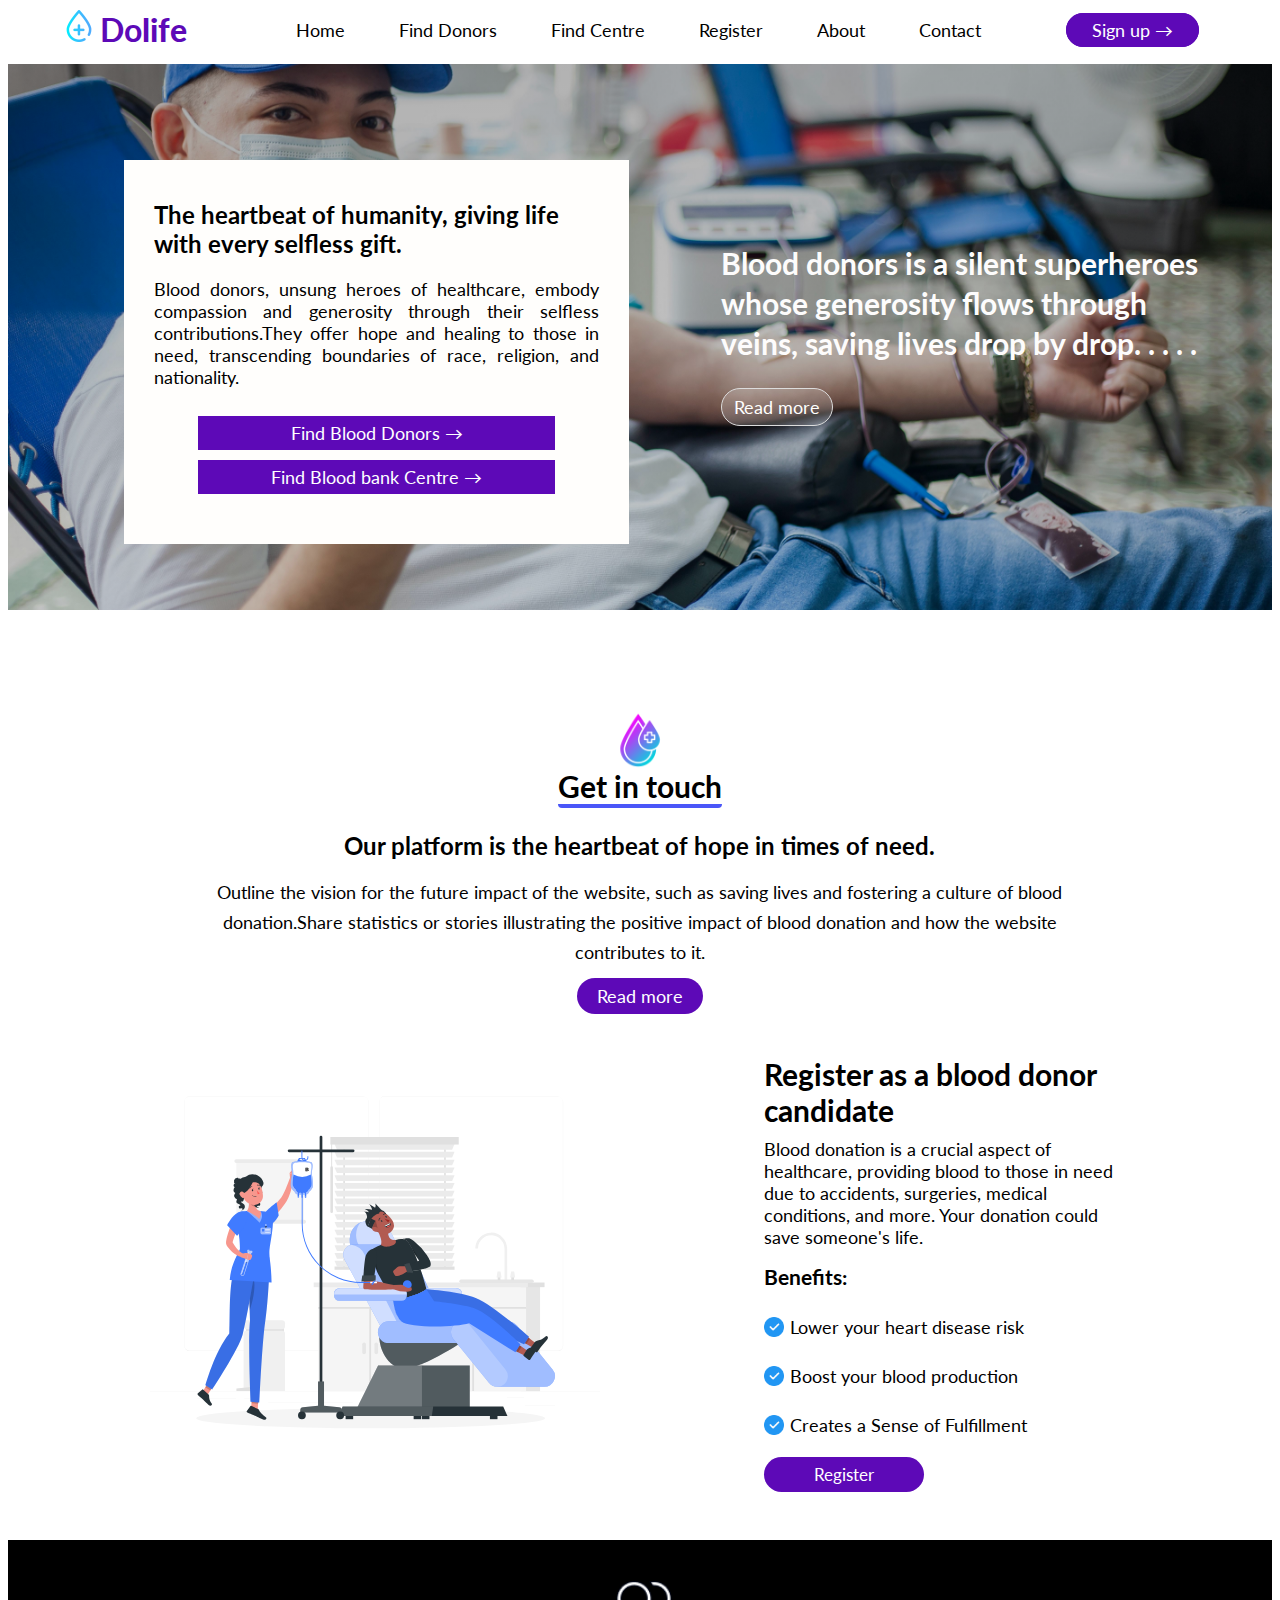
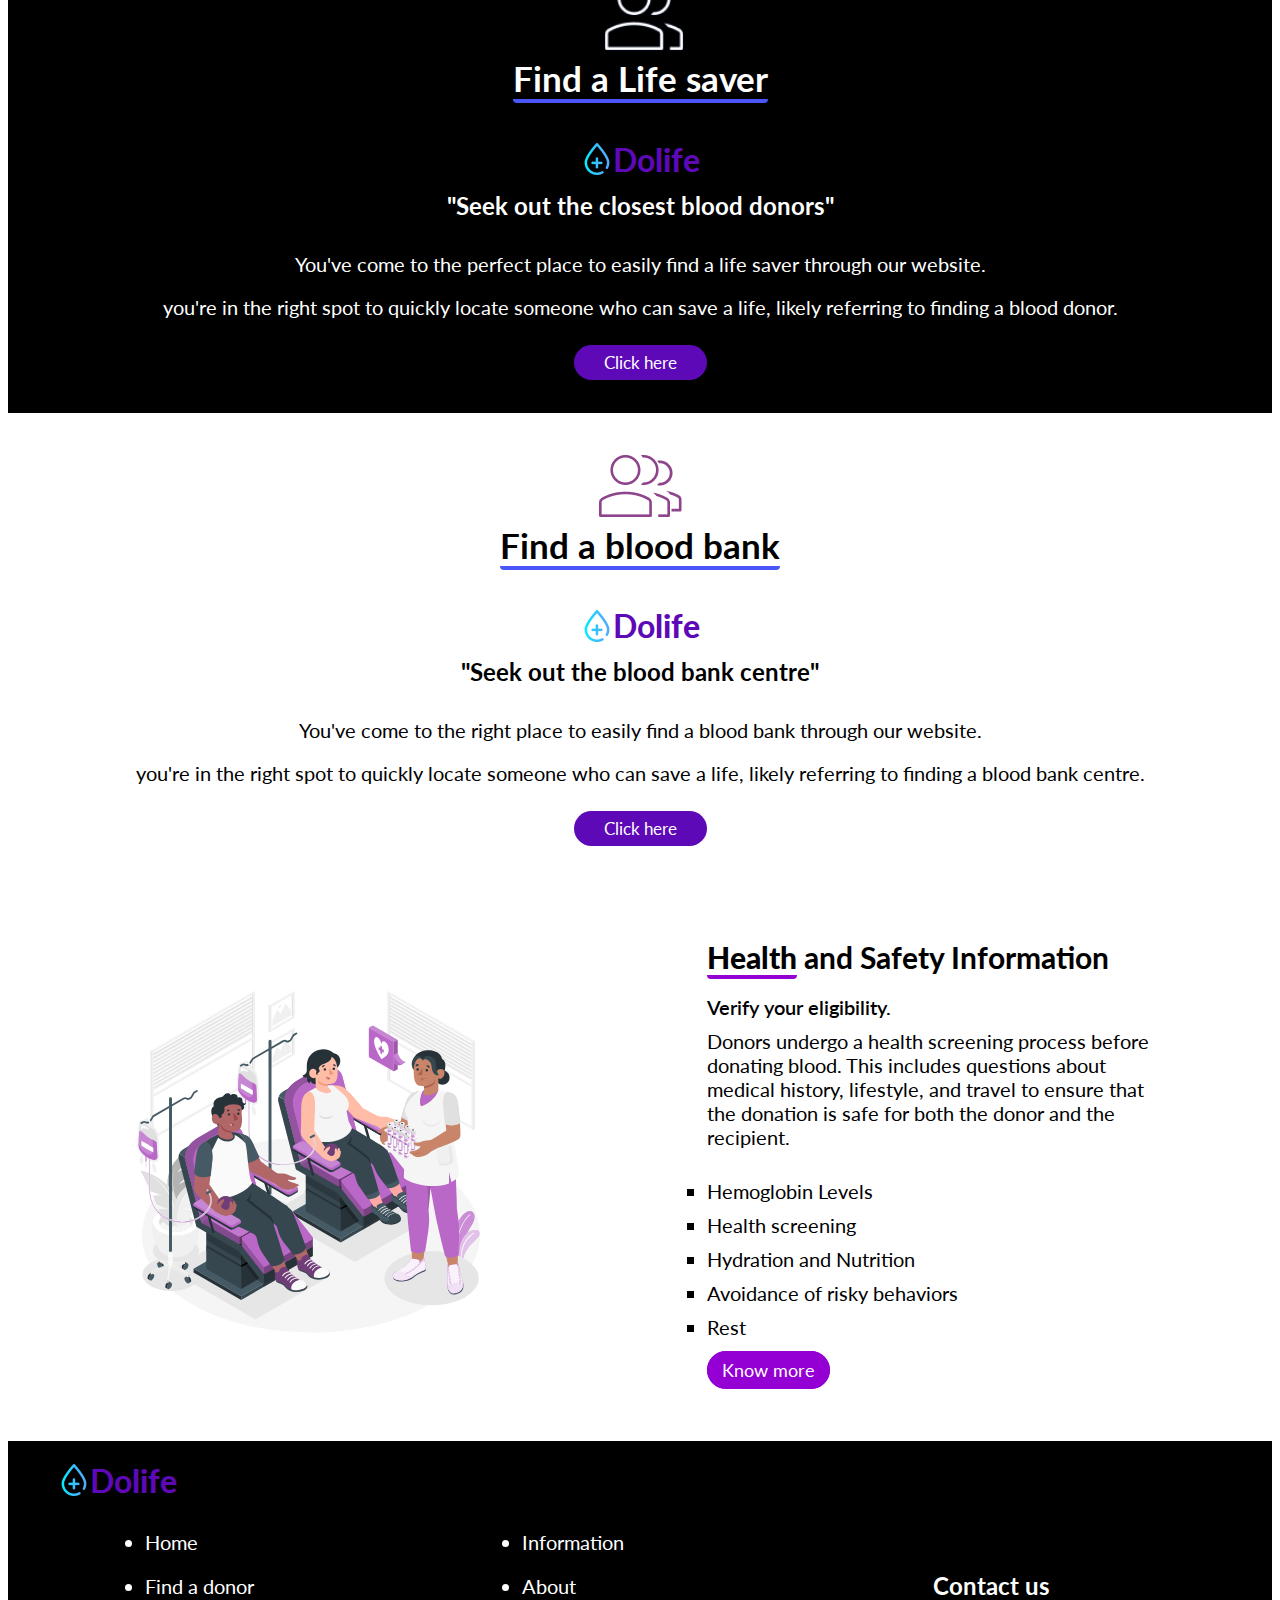
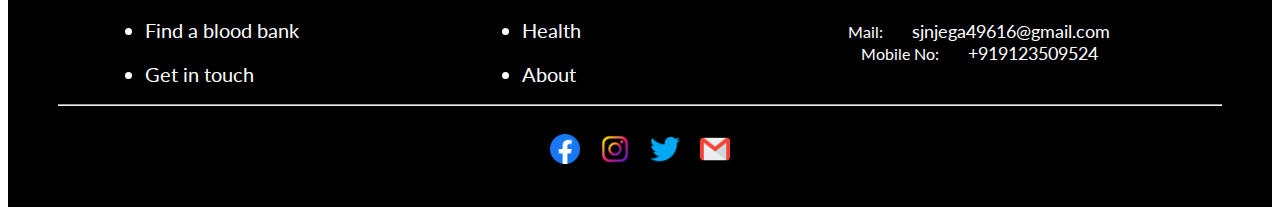
<file: index.html>
<!DOCTYPE html>
<html lang="en">
<head>
    <meta charset="UTF-8">
    <meta name="viewport" content="width=device-width, initial-scale=1.0">
    <link rel="stylesheet" href="style.css" type="text/css">
    <link rel="preconnect" href="https://fonts.googleapis.com">
<link rel="preconnect" href="https://fonts.gstatic.com" crossorigin>
<link href="https://fonts.googleapis.com/css2?family=Lato:ital,wght@0,100;0,300;0,400;0,700;0,900;1,100;1,300;1,400;1,700;1,900&family=Work+Sans:ital,wght@0,100..900;1,100..900&display=swap" rel="stylesheet">
    <title>Do-life</title>
</head>
<body>
    <header>
        <div class="container">
            <div class="row">
                <div class="logo">
                    <a href="">
                    <img src="assets/blood-drop.png" alt="" width="32px">
                    <b class="head">Do<b class="head_1">life</b>
                </a>
                </b>
                </div>
                <div class="anchor_1">
                    <a href="#">Home</a>
                    <a href="#">Find Donors</a>
                    <a href="#">Find Centre</a>
                    <a href="#">Register</a>
                    <a href="#">About</a>
                    <a href="#">Contact</a>
                </div>
                <div>
                    <a class="signup" href="signup.html">Sign up &rarr;</a>
                </div>
                <div>
                    <img id="menu" onclick="openSlideBar()" src="assets/menu (2).png" alt="" width="23px">
                </div>
                <div id="dropdown-menu">
                    <img id="close-mobile" onclick="closeSlideBar()"  src="assets/cross-mark.png" alt="" width="23px">
                    <div id="anchor-mobile">
                    <li><a href="#">Home</a></li>
                    <li><a href="#">Find donors</a></li>
                    <li><a href="#">Find centre</a></li>
                    <li><a href="#">Register</a></li>
                    <li><a href="#">About</a></li>
                    <li><a href="#">Contact</a></li>
                    </div>
                </div>
            </div>
        </div>
    </header>
    <section id="sec_1">
        <div class="container">
            <div class="row_1">
                <div class="num_1">
                    <div>
                        <h2>The heartbeat of humanity, giving life with every selfless gift.</h2>
                    </div>
                    <div>
                        <p>Blood donors, unsung heroes of healthcare, embody compassion and generosity through their selfless contributions.They offer hope and healing to those in need, transcending boundaries of race, religion, and nationality.</p>
                    </div>
                    <div class="find">
                        <a href="#">Find Blood Donors &rarr;</a>
                    </div>
                    <div class="find">
                        <a href="#">Find Blood bank Centre &rarr;</a>
                    </div>
                </div>
                <div class="num_2">
                    <div>
                        <h2>
                            Blood donors is a silent superheroes whose generosity flows through veins, saving lives drop by drop. . . . .</h2>
                    </div>
                    <div class="btn-first">
                        <a class="signup_1" href="signup.html" target="_top">Sign up</a>
                        <a class="read" href="#">Read more</a>
                    </div>
                </div>
            </div>
        </div>
    </section>
    <section class="sec_2">
        <div class="container">
            <div class="row_2">
                <div class="remove">
                    <img class="jega" src="assets/blood.png" alt="" width="60px">
                </div>
                <div class="num_3">
                    <div>
                        <h2 id="get">Get in touch</h2>
                    </div>
                    <div>
                        <h4>Our platform is the heartbeat of hope in times of need.</h4>
                    </div>
                    <div>
                        <p>Outline the vision for the future impact of the website, such as saving lives and fostering a culture of blood donation.Share statistics or stories illustrating the positive impact of blood donation and how the website contributes to it.</p>
                    </div>
                    <div>
                        <a href="#" class="read_1">Read more</a>
                    </div>
                </div>
            </div>
        </div>
    </section>
    <section class="sec_3">
        <div class="container">
            <div class="row_3">
                <div>
                    <img class="blood-image" src="assets/Blood donation-rafiki.svg" alt="">
                </div>
                <div class="num_4">
                    <div>
                        <h2>Register as a blood  donor candidate</h2>
                    </div>
                    <div>
                        <p> Blood donation is a crucial aspect of healthcare, providing blood to those in need due to accidents, surgeries, medical conditions, and more. Your donation could save someone's life. </p>
                    </div>
                    <div>
                        <h4>Benefits:</h4>
                    </div>
                    <div class="table">
                        <div>
                            <img src="assets/check.png" alt="" width="20px">
                            <p id="para">Lower your heart disease risk</p>
                        </div>
                        <div>
                            <img src="assets/check.png" alt="" width="20px">
                            <p id="para">Boost your blood production</p>
                        </div>
                        <div>
                            <img src="assets/check.png" alt="" width="20px">
                            <p id="para">Creates a Sense of Fulfillment</p>
                        </div>
                    </div>
                    <div class="reg">
                        <a href="register.html">Register</a>
                    </div>
                </div>
            </div>
        </div>
    </section>
    <section class="sec_4">
        <div class="container">
            <div class="row_4">
                <div class="num_5">
                    <div>
                        <img class="two-image" src="assets/one.png" alt="" width="110%">
                    </div>
                    <div>
                        <h1>Find a Life saver</h1>
                    </div>
                    <div class="logo">
                        <img class="first-ever-image" src="assets/blood-drop.png" alt="" width="32px">
                        <b class="head">Do<b class="head_1">life</b>
                    </b>
                    </div>
                    <div>
                        <h2>"Seek out the closest blood donors"</h2>
                    </div>
                    <div>
                        <p id="para-1">You've come to the perfect place to easily find a life saver through our website.
                        </p>
                        <p id="para-1"> you're in the right spot to quickly locate someone who can save a life, likely referring to finding a blood donor.</p>
                    </div>
                    <div class="here">
                        <a id="click" href="#">Click here</a>
                    </div>
                </div>
            </div>
        </div>
    </section>
    <section class="sec_5">
        <div class="container">
            <div class="row_4">
                <div class="num_6">
                    <div>
                        <img class="one-image" src="assets/two.png" alt="" width="100%">
                    </div>
                    <div>
                        <h1>Find a blood bank</h1>
                    </div>
                    <div class="logo">
                        <img class="first-ever-image" src="assets/blood-drop.png" alt="" width="32px">
                        <b class="head">Do<b class="head_1">life</b>
                    </b>
                    </div>
                    <div>
                        <h2>"Seek out the blood bank centre"</h2>
                    </div>
                    <div>
                        <p id="para-1">You've come to the right place to easily find a blood bank through our website.
                        </p>
                        <p id="para-1"> you're in the right spot to quickly locate someone who can save a life, likely referring to 
                        finding a blood bank centre.</p>
                    </div>
                    <div class="here">
                        <a id="click" href="#">Click here</a>
                    </div>
                </div>
            </div>
        </div>
    </section>
    <section class="sec_6">
        <div class="container">
            <div class="row_3">
                <div>
                    <img class="blood-image-1" src="assets/Blood donation-amico.svg" alt="">
                </div>
                <div class="num_7">
                <div>
                    <b><b id="health">Health</b> and Safety Information</b>
                </div>
                <div>
                    <p class="begin">Verify your eligibility.</p>
                </div>
                <div>
                    <p id="para-2"> Donors undergo a health screening process before donating blood. This includes questions about medical history, lifestyle, and travel to ensure that the donation is safe for both the donor and the recipient.</p>
                </div>
                <div class="list">
                    <li type="square">Hemoglobin Levels</li>
                    <li type="square">Health screening</li>
                    <li type="square">Hydration and Nutrition</li>
                    <li type="square">Avoidance of risky behaviors</li>
                    <li type="square">Rest</li>
                </div>
                <div class="know">
                    <a href="#">Know more</a>
                </div>
                </div>
            </div>
        </div>
    </section>
    <footer>
        <div class="container">
            <div class="logo">
                <img src="assets/blood-drop.png" alt="" width="32px">
                <b class="head">Do<b class="head_1">life</b>
            </b>
            </div>
            <div class="row_6">
                <div>
                    <li>Home</li>
                    <li>Find a donor</li>
                    <li>Find a blood bank</li>
                    <li>Get in touch</li>
                </div>
                <div>
                    <li>Information</li>
                    <li>About</li>
                    <li>Health</li>
                    <li>About</li>
                </div>
                <div class="footer-contact">
                    <div>
                        <h2 class="contact">Contact us</h2>
                    </div>
                    <div>
                        <span>Mail:</span>
                        <a href="mailto:sjnjega49616@gmail.com">sjnjega49616@gmail.com</a>
                    </div>
                    <div>
                        <span>Mobile No:</span>
                        <a href="tel-9123509524">+919123509524</a>
                    </div>
                </div>
            </div>
            <hr>
            <div class="row_7">
                <div>
                    <img src="assets/facebook.png" alt="" width="30px">
                </div>
                <div>
                    <img src="assets/instagram.png" alt="" width="30px">
                </div>
                <div>
                    <img src="assets/twitter.png" alt="" width="30px">
                </div>
                <div>
                    <img src="assets/gmail.png" alt="" width="30px">
                </div>
            </div>
        </div>
    </footer>
    <script src="script.js"></script>
</body>
</html>
</file>
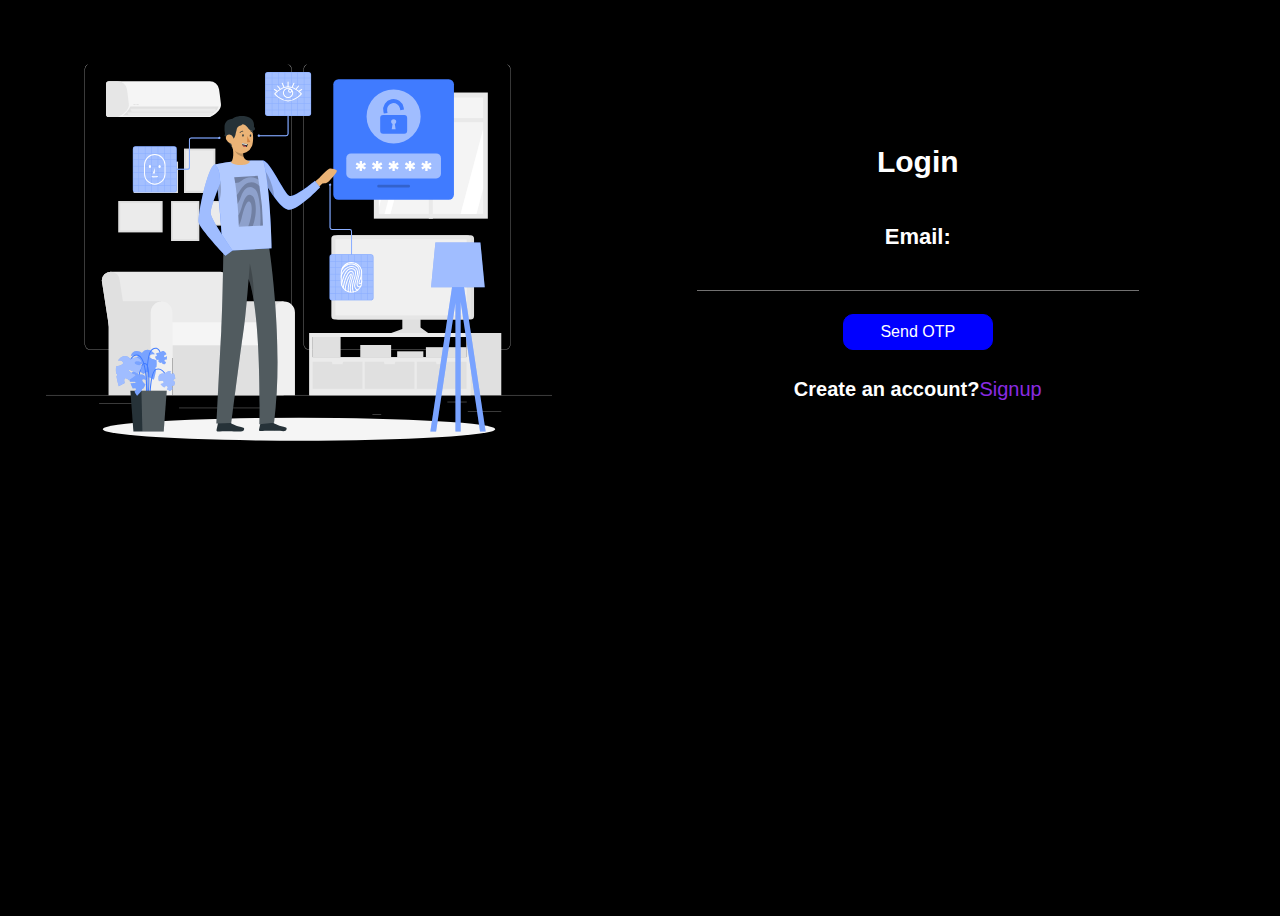
<file: login.html>
<!DOCTYPE html>
<html lang="en">
<head>
    <meta charset="UTF-8">
    <meta name="viewport" content="width=device-width, initial-scale=1.0">
    <script src="https://smtpjs.com/v3/smtp.js">
    </script>    
    <link rel="stylesheet" href="login.css">
    <title>Login page-Dolife</title>
</head>
<body>
    <section class="row">
        <div class="left-side-content">
            <img src="assets/My password-rafiki.svg" alt="">
        </div>
        <div id="login-page">
            <main>
                <h1 class="form-heading">Login</h1>
                <form action="" id="login-form">
                    <div class="form-inputs">
                        <label for="email-value" class="form-label">Email:</label>
                        <input type="email" id="email-value"  name="email-value">
                        <button id="send-otp" type="submit" onclick="sendOTP()">Send OTP</button>
                    </div>
                    <div id="form-inputs-1">
                        <label for="otp-1" class="form-label">OTP:</label>
                        <div class="otp-inputs">
                            <div>
                            <input type="number" id="otp-1"  name="otp" class="otp-number-input">
                        </div>
                        <div class="verify">
                            <button type="submit" id="verify-otp">Verify OTP</button>
                        </div>
                        </div>
                    </div>
                    <div class="account">
                        <a href="#" id="request-again" onclick="requestAgain()">Request again?</a>
                        <br>
                        <b class="convert">Create an account?</b><a  href="signup.html">Signup</a> 
                    </div>
                </form>
            </main>
        </div>
    </div>
</div>
    </section>
    <script src="login.js"></script>
</body>
</html>
</file>
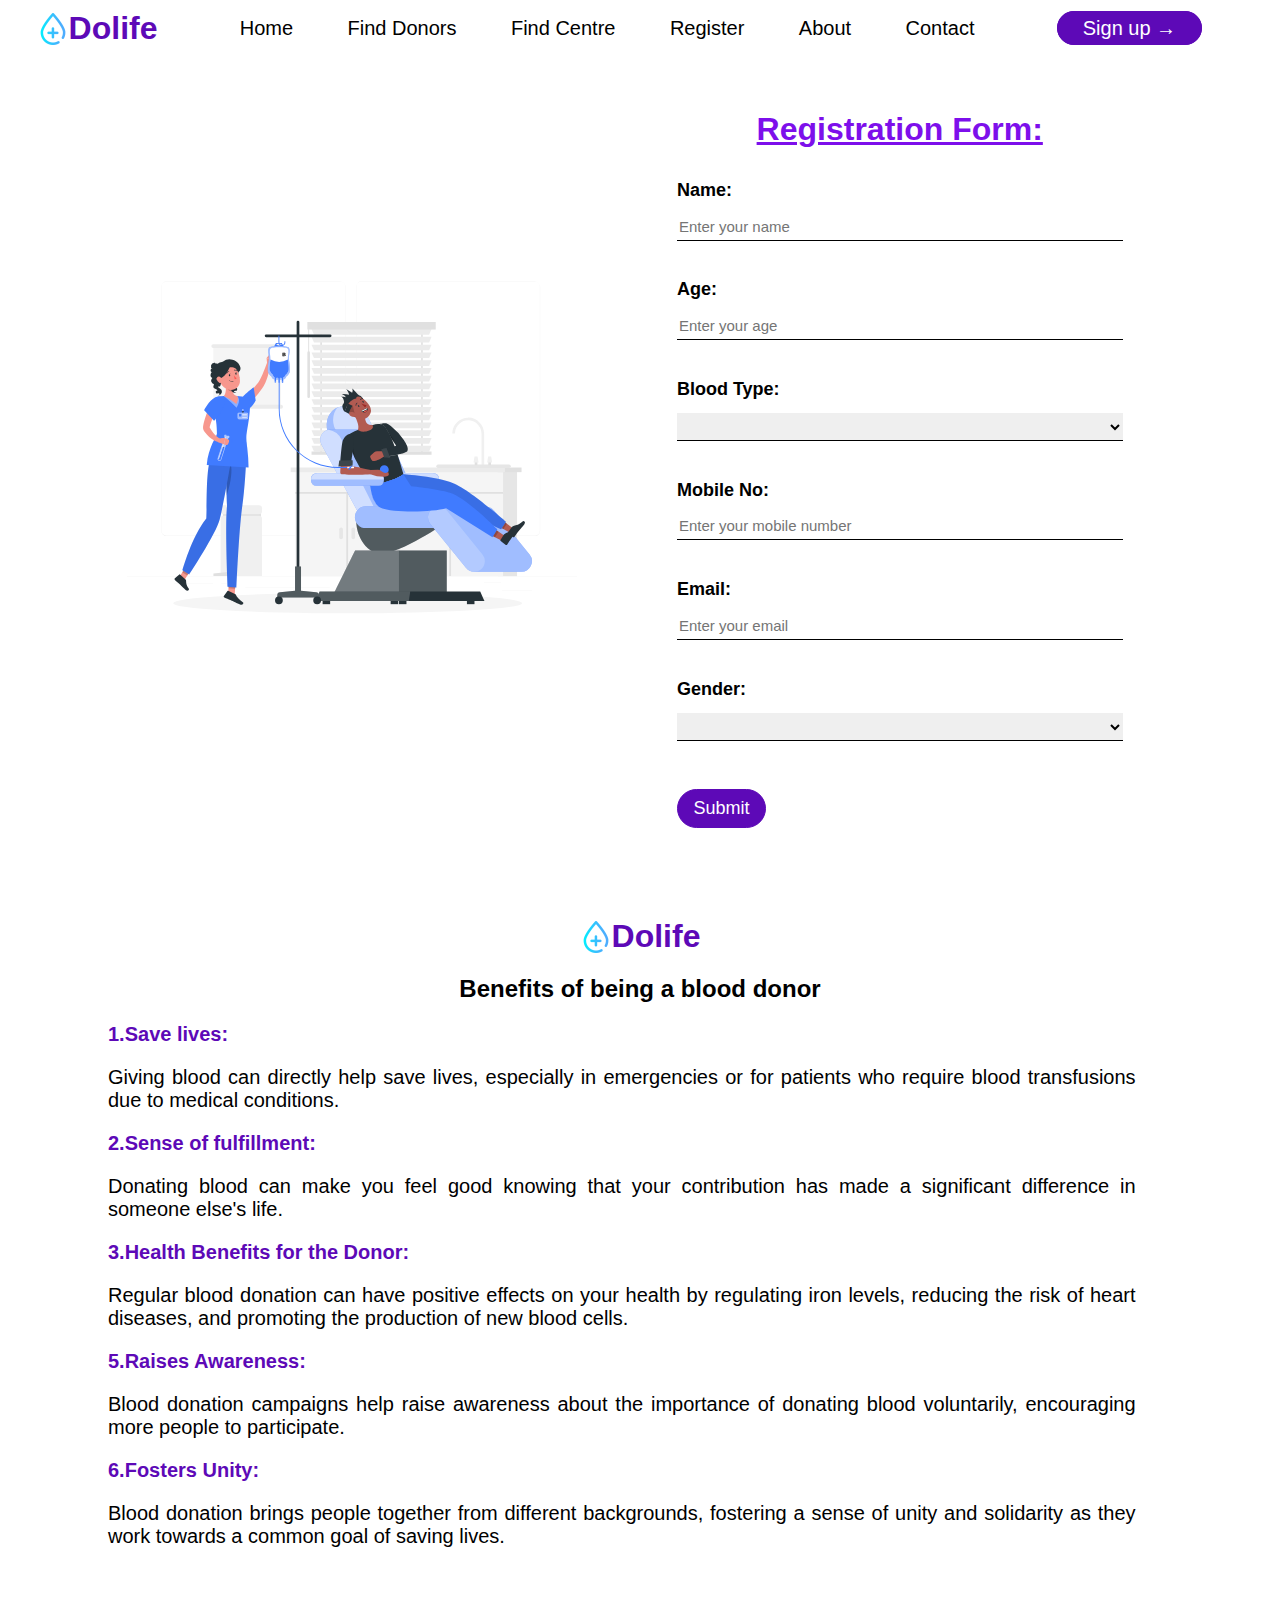
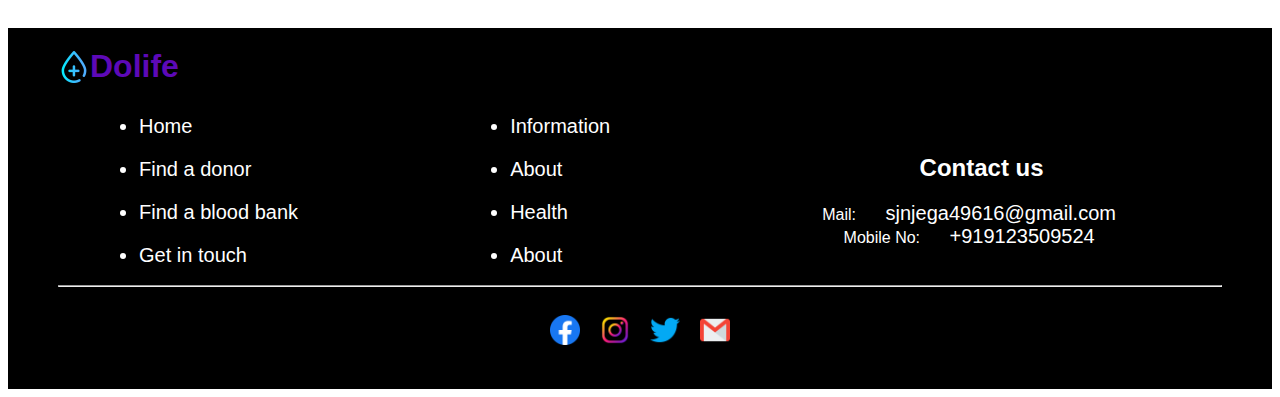
<file: register.html>
<!DOCTYPE html>
<html lang="en">
<head>
    <meta charset="UTF-8">
    <meta name="viewport" content="width=device-width, initial-scale=1.0">
    <link rel="stylesheet" href="register.css">
    <title>Register-Dolife</title>
</head>
<body>
    <header>
        <div class="container">
            <div class="row">
                <div class="logo">
                    <img src="assets/blood-drop.png" alt="" width="32px">
                    <b class="head">Dolife</b>
                </div>
                <div class="anchor_1">
                    <a href="#">Home</a>
                    <a href="#">Find Donors</a>
                    <a href="#">Find Centre</a>
                    <a href="#">Register</a>
                    <a href="#">About</a>
                    <a href="#">Contact</a>
                </div> 
                <div>
                    <a class="signup" href="#">Sign up &rarr;</a>
                </div>
                <div>
                    <img id="menu" src="assets/menu (2).png" alt="" width="23px">
                </div>
            </div>
        </div>
    </header>
    <section class="sec_1">
        <div class="container">
            <div class="row_1">
                <div>
                    <img class="first-image" src="assets/Blood donation-rafiki.svg" alt="">
                </div>
                <div class="num_1">
                    <main class="main">
                        <h1 class="main-heading">Registration Form:</h1>
                        <form action="" class="main-form" id="user-register-form">
                            <div class="main-form-content">
                                <label class="form-label" for="name">Name:</label>
                                <input class="form-input" id="name" name="name" type="text" placeholder="Enter your name">
                                <span class="popup">Your name is required *</span>
                            </div>
                            <div class="main-form-content">
                                <label class="form-label" for="age">Age:</label>
                                <input class="form-input" id="age" name="age" type="number" placeholder="Enter your age">
                                <span class="popup">Your Age is required *</span>
                            </div>
                <div class="main-form-content">
                    <label class="form-label" for="bloodGroup">Blood Type:</label>
            <select class="form-input" name="bloodGroup" id="bloodGroup" placeholder="Select your blood type">
            <option type="text" class="form-input"></option>
            <option  type="text" class="form-input">A+</option>
            <option  type="text" class="form-input">O+</option>
            <option  type="text" class="form-input">B+</option>
            <option  type="text" class="form-input">AB+</option>
            <option  type="text" class="form-input">A-</option>
            <option  type="text" class="form-input">O-</option>
            <option  type="text" class="form-input">B-</option>
            <option  type="text" class="form-input">AB-</option>
        </select>
        <span class="popup">Select your blood type *</span>
        </div>
                            <div class="main-form-content">
                                <label class="form-label" for="mobileNo">Mobile No:</label>
                                <input class="form-input" id="mobileNo" name="mobileNo" type="tel" placeholder="Enter your mobile number">
                                <span class="popup">Enter your mobile number *</span>
                            </div>
                            <div class="main-form-content">
                                <label class="form-label" for="email">Email:</label>
                                <input class="form-input" id="email" name="email" type="email" placeholder="Enter your email">
                                <span class="popup">Enter your email *</span>
                            </div>
                            <div class="main-form-content">
                                <label class="form-label" for="gender">Gender:</label>
                                <select class="form-input" name="" id="gender" >
                                    <option  class="form-input"></option>
                                    <option class="form-input">Male</option>
                                    <option class="form-input">Female</option>
                                    <option  class="form-input">Others</option>
                                </select>
                                <span class="popup">Select your gender *</span>
                            </div>
                            <div>
                                <button type="submit" id="btn-submit">Submit</button>
                            </div>
                        </form>
                    </main>
                </div>
            </div>
        </div>
    </section>
    <section class="sec_2">
        <div class="container">
            <div class="row_2">
                <div class="logo_1">
                    <img src="assets/blood-drop.png" alt="" width="32px">
                    <b class="head">Dolife
                </b>
                </div>
                <div class="benefits">
                    <h2>Benefits of being a blood donor</h2>
                </div>
                <div class="num_2">
                    <div>
                        <b>1.Save lives:</b>
                        <p>Giving blood can directly help save lives, especially in emergencies or for patients who require blood transfusions due to medical conditions.</p>
                    </div>
                    <div>
                        <b>2.Sense of fulfillment:</b>
                        <p> Donating blood can make you feel good knowing that your contribution has made a significant difference in someone else's life.</p>
                    </div>
                    <div>
                        <b>3.Health Benefits for the Donor:</b>
                        <p>Regular blood donation can have positive effects on your health by regulating iron levels, reducing the risk of heart diseases, and promoting the production of new blood cells.</p>
                    </div>
                    <div>
                        <b>5.Raises Awareness:</b>
                        <p>Blood donation campaigns help raise awareness about the importance of donating blood voluntarily, encouraging more people to participate.</p>
                    </div>
                    <div>
                        <b>6.Fosters Unity:</b>
                        <p> Blood donation brings people together from different backgrounds, fostering a sense of unity and solidarity as they work towards a common goal of saving lives.</p>
                    </div>
                </div>
            </div>
        </div>
    </section>
    <footer>
        <div class="container">
            <div class="logo">
                <img src="assets/blood-drop.png" alt="" width="32px">
                <b class="head">Dolife</b>
            </div>
            <div class="row_6">
                <div>
                    <li>Home</li>
                    <li>Find a donor</li>
                    <li>Find a blood bank</li>
                    <li>Get in touch</li>
                </div>
                <div>
                    <li>Information</li>
                    <li>About</li>
                    <li>Health</li>
                    <li>About</li>
                </div>
                <div class="footer-contact">
                    <div>
                        <h2 class="contact">Contact us</h2>
                    </div>
                    <div>
                        <span>Mail:</span>
                        <a href="mailto:sjnjega49616@gmail.com">sjnjega49616@gmail.com</a>
                    </div>
                    <div>
                        <span>Mobile No:</span>
                        <a href="tel-9123509524">+919123509524</a>
                    </div>
                </div>
            </div>
            <hr>
            <div class="row_7">
                <div>
                    <img src="assets/facebook.png" alt="" width="30px">
                </div>
                <div>
                    <img src="assets/instagram.png" alt="" width="30px">
                </div>
                <div>
                    <img src="assets/twitter.png" alt="" width="30px">
                </div>
                <div>
                    <img src="assets/gmail.png" alt="" width="30px">
                </div>
            </div>
        </div>
    </footer>
    <script src="register.js"></script>
</body>
</html>
</file>
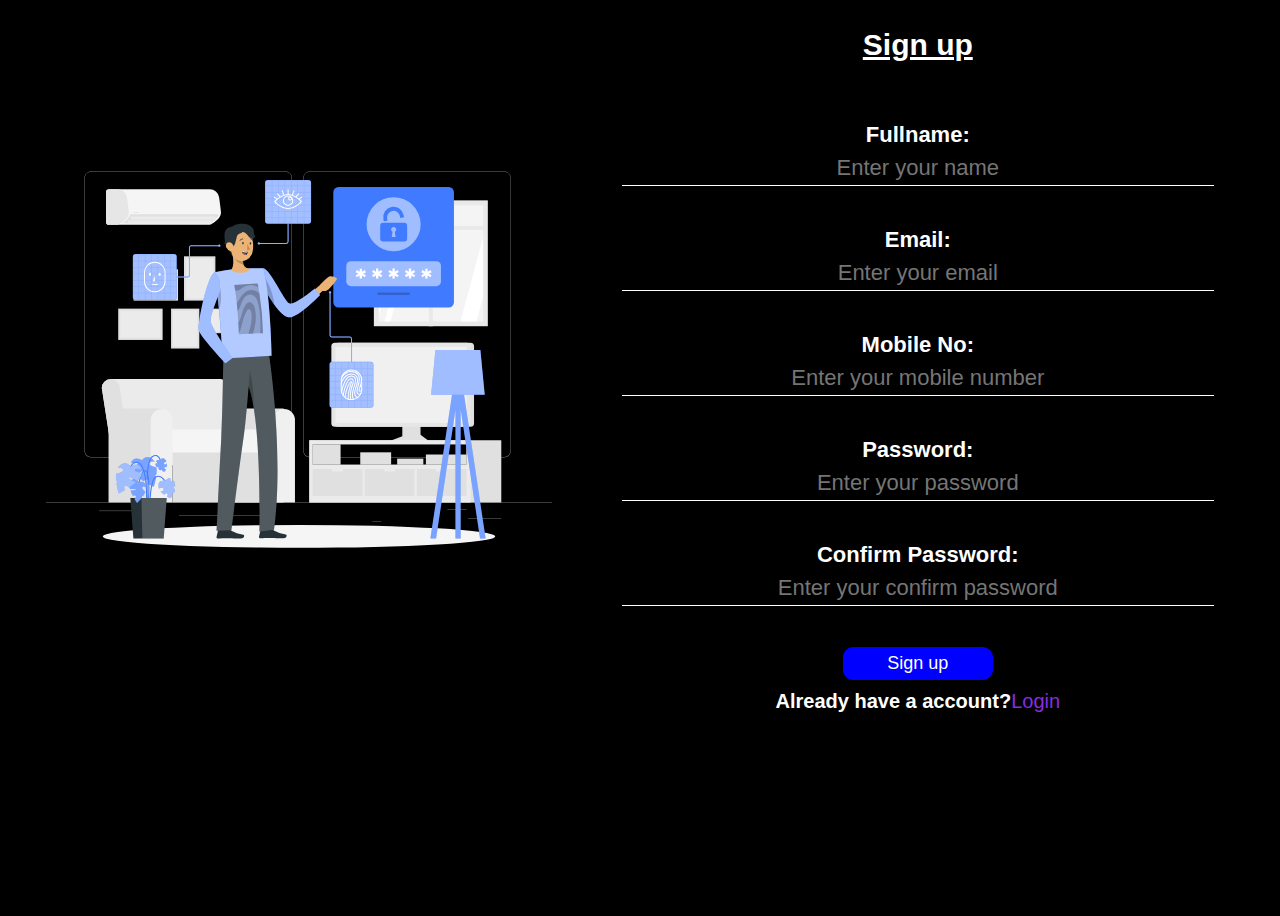
<file: signup.html>
<!DOCTYPE html>
<html lang="en">
<head>
    <meta charset="UTF-8">
    <meta name="viewport" content="width=device-width, initial-scale=1.0">
    <title>Signup page-Dolife</title>
    <link rel="stylesheet" href="signup.css">
    <link rel="preconnect" href="https://fonts.googleapis.com">
    <link rel="preconnect" href="https://fonts.gstatic.com" crossorigin>
    <link href="https://fonts.googleav pis.com/css2?family=Lato:ital,wght@0,100;0,300;0,400;0,700;0,900;1,100;1,300;1,400;1,700;1,900&family=Work+Sans:ital,wght@0,100..900;1,100..900&display=swap" rel="stylesheet">
</head>
<body>
    <section id="signup-fullpage">
        <div class="container">
            <div class="row">
                <div class="left-side-content">
                    <img src="assets/My password-rafiki.svg" alt="">
                </div>
                <div id="signup-page">
                    <main>
                        <h1 class="form-heading">Sign up</h1>
                        <form action="" id="signup-form">
                            <div class="form-inputs">
                                <label class="form-label" for="name">Fullname:</label>
                                <input type="text" name="name" id="name" placeholder="Enter your name">
                                <span class="message">Your name is too short</span>
                            </div>
                            <div class="form-inputs" id="form-control">
                                <label class="form-label" for="email">Email:</label>
                                <input type="email" name="email" id="email" placeholder="Enter your email" required>
                                <span class="message">Check your email*</span>
                            </div>
                            <div class="form-inputs">
                                <label class="form-label" for="mobile">Mobile No:</label>
                                <input type="number" name="mobile" id="mobile" placeholder="Enter your mobile number">
                                <span class="message">Check your mobile number*</span>
                            </div>
                            <div class="form-inputs">
                                <label class="form-label" for="password">Password:</label>
                                <input type="password" name="password" id="password" placeholder="Enter your password">
                                <span class="message">Password must contains min 6 letters*</span>
                            </div>
                            <div class="form-inputs">
                                <label class="form-label" for="confirm">Confirm Password:</label>
                                <input type="password" name="confirm" id="confirm" placeholder="Enter your confirm password">
                                <span class="message">Check your Confirm password*</span>
                            </div>
                            <div class="form-inputs">
                                <button  id="btn-signup"  type="submit">Sign up</button>
                            </div>
                            <div class="account">
                                <b>Already have a account?</b><a href="login.html" onclick="openLoginPage()">Login</a>
                            </div>
                        </form>
                    </main>
                </div>
    </section>
<script src="signup.js"></script>
</body>
</html>
</file>
<file: style.css>
*{
    box-sizing: border-box;
}
body{
    font-family: "Lato", sans-serif;
    font-weight: 400;
    font-style: normal;
}
header{
    padding: 10px 0px 15px 0px;
    position: fixed;
    top: 0%;
    width: 100%;
    background-color: white;
    z-index: 100;
    height: 64px;
}
.container{
    width: 100%;
    margin: auto;
}
.row{
    display: flex;
    flex-wrap: wrap;
    align-items: center;
    justify-content: space-around;
}
.row_1{
    display: flex;
    flex-wrap: wrap;
    justify-content: space-around;
    align-items: center;
}
.row_2{
    display: flex;
    flex-direction: column;
    justify-content: center;
    align-items: center;
}
.row_3{
    display: flex;
    flex-wrap: wrap;
    align-items: center;
    justify-content: space-around;
    gap: 30px;
}
.row_4{
    display: flex;
    flex-direction: column;
    align-items: center;
    justify-content: space-around;
}
#menu{
    display: none;
}
.logo{
    display: flex;
    align-items: center;
}
.head{
    color: #5d09b7;
    font-size: 32px;
}
a{
    text-decoration: none;
    font-size: 18px;
    padding: 0px 25px;
    color: black;
}
#anchor-mobile{
    background-color: white;
    display: flex;
    flex-direction: column;
    align-items: center;
    justify-content: center;
    gap: 10px;
    padding-top: 14px;
}
#anchor-mobile li{
    list-style-type: none;
    padding-bottom: 10px;
}
#anchor-mobile li a{
    color:black;
}
#close-mobile{
    position: absolute;
    top: 10px;
    left: 20px;
}
#dropdown-menu{
    display: none;
    width: 100%;
    margin-left: -16px;
    margin-top: -37px;
}
.find:hover{
    background-color: #330a75;
    border: 1px solid #330a75;
}
.signup{
    border: 1px solid #5d09b7;
    padding: 5px 25px;
    border-radius: 20px;
    background-color: #5d09b7;
    color: white;
}
.signup_1{
    border: 1px solid white;
    padding: 7px 25px;
    border-radius: 20px;
    background-color: #5d09b7;
    color: white;
    display: none;
}
.signup_1:hover{
    background-color: #330a75;
    border: 1px solid #330a75;
}
.btn-first{
    display: flex;
    gap: 15px;
}
#sec_1{
    background-image: linear-gradient(rgba(0, 0, 0, 0.3),
        rgba(0, 0, 0, 0.2)), url("assets/pexels-franco30-12193105.jpg");
    background-position: center;
    background-repeat: no-repeat;
    background-size: cover;
    width: 100%;
    height: 550px;
    margin-top: 60px;
}
.num_1{
    width: 40%;
    padding: 20px 30px;
    background-color: #fffefc;
    display: flex;
    flex-direction: column;
    align-items: center;
    justify-content: center;
    gap: 10px;
    margin-top: 100px;
    margin-left: 70px;
    padding-bottom: 50px;
}
.num_1 p{
    text-align: justify;
    margin-top: -10px;
    font-size: 18px;
    color: black;
}
.num_1 a{
    color: white;
}
.num_1 h2{
    color: black;
}
.find{
    border: 1px solid #5d09b7;
    width: 80%;
    text-align: center;
    padding: 5px 0px;
    background-color: #5d09b7;
}
.num_2{
    width: 40%;
    margin-top: 40px;
}
.num_2 h2{
    color: rgb(253, 252, 252);
    font-size: 30px;
    line-height: 40px;
}
.read{
    border: 1px solid gainsboro;
    padding: 7px 12px;
    background: rgba(255, 255, 255, 0.20);
    color: #fffffe;
    border-radius: 20px;
}
.num_3{
    display: flex;
    flex-direction: column;
    align-items: center;
    justify-content: center;
    width: 70%;
}
.num_3 h2{
    font-size: 30px;
    margin-top: -5px;
}
.num_4 h2{
    font-size: 30px;
    margin-top: -5px;
}
.num_3 h4{
    font-size: 24px;
    margin-top: -2px;
    text-align: center;
}
.num_4{
    display: flex;
    flex-direction: column;
}
.num_4 h4{
    font-size: 21px;
    margin-top: -2px;
}
.num_3 p{
    font-size: 18px;
    margin-top: -15px;
    text-align: center;
    line-height: 30px;
}
.num_4 p{
    font-size: 18px;
    margin-top: -15px;
}
.num_3 a{
    border: 1px soli #ebdcfa;
    background-color: #5d09b7;
    padding: 7px 20px;
    color: white;
    border-radius: 20px;
    width: 100%;
}
.num_3 a:hover{
    background-color: #330a75;
    border: 1px solid #330a75;
}
.num_4 a{
    border: 1px soli #ebdcfa;
    background-color: #5d09b7;
    padding: 7px 50px;
    color: white;
    border-radius: 20px;
    font-size: 17px;
    width: 100%;
}
.num_4 a:hover{
    background-color: #330a75;
    border: 1px solid #330a75;
}
#get{
    border-bottom: 4px solid #4a56f8;
    border-radius: 4px;
}
.num_4{
    width: 29%;
}
.sec_2{
    margin-top: 100px;
}
.blood-image{
    width: 150%;
}
.blood-image-1{
    width: 120%;
}
.table{
    display: flex;
    flex-direction: column;
    gap: 10px;
}
.table_1{
    display: flex;
}
#para{
    margin-top: -24px;
    margin-left: 26px;
    width: 100%;
}
.sec_3{
    margin-top: 40px;
}
.reg{
    margin-top: 10px;
}
.sec_4{
    background-color: black;
    padding-top: 40px;
    padding-bottom: 40px;
    margin-top: 40px;
}
.num_5 h1{
    text-align: center;
    font-size:35px;
    border-bottom: 4px solid #4a56f8;
    border-radius: 4px;
    color: white;
    margin-top: -10px;
}
.num_6 h1{
    text-align: center;
    font-size:35px;
    border-bottom: 4px solid #4a56f8;
    border-radius: 4px;
    color: black;
    margin-top: -10px;
}
.num_5{
    display: flex;
    flex-direction: column;
    text-align: center;
    align-items: center;
    justify-content: center;
    gap: 13px;
    width: 80%;
}
.num_6{
    display: flex;
    flex-direction: column;
    text-align: center;
    align-items: center;
    justify-content: center;
    gap: 13px;
    width: 80%;
}
.num_7{
    display: flex;
    flex-direction: column;
    width: 35%;
}
#click{
    border: 1px soli #ebdcfa;
    background-color: #5d09b7;
    padding: 7px 30px;
    color: white;
    border-radius: 20px;
    font-size: 17px;
}
.num_5 h2{
    font-size:24px ;
    margin-top: -1px;
    color: white;
}
.num_6 h2{
    font-size:24px ;
    margin-top: -1px;
    color: black;
}
.num_5 p{
    margin-top: -1px;
    font-size: 20px;
    color: white;
}
.num_6 p{
    margin-top: -1px;
    font-size: 20px;
    color: black;
}
.sec_5{
    margin-top: 40px;
}
#health{
    border-bottom: 4px solid darkviolet;
    border-radius: 4px;
}
.row_3 b{
    font-size: 30px;
}
.num_7 p{
    font-size: 20px;
}
.begin{
    font-size: 30px;
    font-weight: 600;
}
#para-2{
    margin-top: -10px;
}
.list li{
    font-size: 20px;
    padding-top: 10px;
}
.num_7 a{
    border: 1px solid darkviolet;
    background-color: darkviolet;
    border-radius: 20px;
    font-size: 18px;
    padding: 7px 14px;
    color: white;
    width: 100%;
}
.know{
    margin-top: 20px;
}
.sec_6{
    margin-top: 100px;
}
.sec_6 h1{
    font-size: 35px;
    text-align: center;
    text-decoration: underline darkviolet;
}

.final{
    display: flex;
    gap: 50px;
}
footer{
    background-color: black;
    padding: 20px 50px;
    margin-top: 60px;
}
.row_6{
    display: flex;
    flex-wrap: wrap;
    align-items: center;
    justify-content: space-around;
    margin-top: 20px;
    gap: 50px;
}
.row_6 li{
    color: white;
    font-size: 20px;
    padding: 10px 0px;
}
.row_6 span{
    color: white;
}
.row_6 a{
    color: white;
}
.contact{
    color: white;
}
.row_7{
    display: flex;
    align-items: center;
    justify-content: center;
    gap: 20px;
    padding: 20px 0px;
}
.footer-contact{
    display: flex;
    flex-direction: column;
    align-items: center;
}
@media(max-width:1100px){
    .anchor_1{
        display: none;
    }
    .row_1{
        flex-direction: column-reverse;
    }
    .num_2{
        width: 90%;
        justify-content: center;
    }
    .num_1{
        width: 70%;
        padding-bottom: 40px;
        margin-top: 150px;
        margin-left: -15px;
        box-shadow: 1px 2px 2px gainsboro;
    }
    #menu{
        display: block;
    }
    .sec_2{
        margin-top: 200px;
    }
    .row_3{
        flex-direction: column;
        gap: 0;
    }
    .num_4{
        width: 85%;
    }
    .blood-image{
        margin-left: -50px;
    }
    .row_4{
        flex-direction: column;
    }
    .num_7{
        width: 90%;
        margin-top: 20px;
    }
}
@media(max-width:820px){
    .sec_2{
        margin-top: 250px;
    }
}
@media(max-width:710px){
    .num_1{
        width: 70%;
    }
    .sec_2{
        margin-top: 250px;
    }
    
}
@media(max-width:610px){
    header{
        height: 50px;
    }
    .num_1{
        width: 80%;
    }
    .num_1 h2{
        font-size: 20px;
    }
    .num_1 p{
        font-size: 15px;
    }
    .num_1 a{
        font-size: 15px;
    }
    .num_3 h2{
        font-size: 20px;
    }
    .num_3 p{
        font-size: 15px;
    }
    .num_3 h4{
        font-size:17px ;
    }
    .num_3 a{
        font-size: 15px;
    }
    .num_4 h2{
        font-size: 20px;
    }
    .num_4 p{
        font-size: 15px;
    }
    .num_4 h4{
        font-size:17px ;
    }
    .num_4 a{
        font-size: 15px;
    }
    .num_5 h1{
        font-size: 20px;
    }
    .num_5 b{
        font-size: 20px;
    }
    .num_5 img{
        width: 60px;
    }
    .num_5 p{
        font-size: 18px;
    }
    .num_5 h2{
        font-size: 20px;
    }
    .num_6 h1{
        font-size: 20px;
    }
    .num_6 b{
        font-size: 20px;
    }
    .num_6 img{
        width: 60px;
    }
    .num_6 p{
        font-size: 18px;
    }
    .num_6 h2{
        font-size: 20px;
    }
    #click{
        font-size: 18px;
        padding: 6px 14px;
    }
    .logo img{
        width: 20px;
    }
    .num_7{
        margin-top: -60px;
    }
    .num_7 b{
        font-size: 20px;
    }
    .num_7 p{
        font-size: 16px;
    }
    .num_7 a{
        font-size: 16px;
        padding: 6px 18px;
    }
    .num_7 li{
        font-size: 16px;
    }
    .blood-image-1{
        width: 90%;
    }
    .num_2 h2{
        font-size: 20px;
        line-height: 25px;
    }
    .num_2 a{
        font-size: 15px;
        padding: 5px 12px;
    }
    .logo img{
        width: 20px;
    }
    #menu{
        width: 15px;
    }
    #close-mobile{
        width: 18px;
    }
    .logo b{
        font-size: 20px;
    }
    .row a{
        font-size: 12px;
    }
    #sec_1{
        margin-top: 0px;
    }
    .num_2{
        padding-top: 30px;
    }
    .num_1{
        margin-top: 100px;
    }
    .sec_2{
        margin-top: 80px;
    }
    .row_2 img{
        width: 42px;
    }
    .table img{
        width: 18px;
    }
    #para{
        margin-top: -22px;
    }
    .blood-image{
        width: 100%;
        margin-left: -10px;
    }
    .sec_3{
        margin-top: 0;
    }
    .sec_6{
        margin-top: 40px;
    }
    .sec_6 h1{
        font-size: 22px;
    }
    .num_7{
        margin-top: 40px;
    }
    .row_6 li{
        font-size: 16px;
    }
    .row_6 span{
        font-size: 16px;
    }
    .row_6 a{
        font-size: 16px;
    }
    .contact{
        font-size: 18px;
    }
    .row_7 img{
        width: 25px;
    }
}
@media(max-width:550px){
    .sec_2{
        margin-top: 100px;
    }
    #sec_1{
        margin-top: 40px;
    }
}
@media(max-width:460px){
    header{
        height: 50px;
    }
    .num_1{
        width: 85%;
        margin-top: 40px;
        border: 1px solid rgba(255, 255, 255, 0.1);
        background:rgba(255, 255, 255, 0.1);
        backdrop-filter: blur(6px);
        padding-bottom: 18px;
        box-shadow: 0px 0px 0px;
    }
    .row img{
        width: 22px;
    }
    .logo{
        align-items: center;
    }
    .row{
        width: 100%;
    }
    .row_2 img{
        width: 38px;
    }
    .row b{
        font-size: 22px;
    }
    .row a{
        font-size: 12px;
    }
    #menu{
        width: 18px;
        margin-left: -30px;
    }
    #close-mobile{
        width: 18px;
    }
    .num_2 h2{
        font-size: 16px;
    }
    .num_2 a{
        font-size: 14px;
        padding: 4px 10px;
    }
    .signup{
        display: none;
    }
    .signup_1{
        display: block;
    }
    .num_1 h2{
        font-size: 16px;
        color: white;
    }
    .num_1 p{
        font-size: 14px;
        color: white;
    }
    .num_1 a{
        font-size: 14px;
        padding: 4px 10px;
    }
    .num_3{
        width: 90%;
    }
    .num_3 h2{
        font-size: 16px;
    }
    .num_3 p{
        font-size: 14px;
        line-height: 19px;
    }
    .num_3 a{
        font-size: 14px;
        padding: 7px 12px;
    }
    .num_3 h4{
        font-size: 15px;
    }
    .num_4 h2{
        font-size: 16px;
    }
    .num_4 p{
        font-size: 14px;
        line-height: 19px;
    }
    .num_4 a{
        font-size: 14px;
        padding: 7px 10px;
    }
    .num_4 h4{
        font-size: 15px;
    }
    .blood-image{
        width: 90%;
        margin-left: 20px;
    }
    .reg{
        margin-top: 4px;
    }
    #get{
        border-bottom: 2px solid #7a06f7;
        border-radius:2px ;
    }
    .sec_2{
        margin-top: 25px;
    }
    .row_4 h1{
        font-size: 18px;
    }
    .row_4 h2{
        font-size: 16px;
    }
    .row_4 p{
        font-size: 14px;
    }
    #click{
        font-size: 14px;
        padding: 5px 20px;
    }
    .first-ever-image{
        width: 20px;
    }
    .num_5{
        width: 92%;
    }
    .num_6{
        width: 92%;
    }
    .num_5 b{
        font-size: 18px;
    }
    .num_6 b{
        font-size: 18px;
    }
    .one-image{
        width: 70%;
    }
    .two-image{
        width: 70%;
    }
    #para-1{
        margin-top: -15px;
    }
    .here{
        margin-top: -15px;
    }
    .reg a{
        padding: 5px 20px;
    }
    .num_3 a{
        padding: 5px 15px;
    }
    .num_7 b{
        font-size :16px; ;
    }
    .num_7 p{
        font-size: 14px;
    }
    .num_7 li{
        font-size: 14px;
    }
    .num_7 a{
        font-size: 14px;
        padding: 4px 12px;
    }
    .num_7{
        width: 90%;
    }
    .blood-image-1{
        width: 80%;
        margin-left: 30px;
    }
    .sec_6{
        margin-top: 40px;
    }
    .row_6 li{
        font-size: 14px;
    }
    .row_6 span{
        font-size: 14px;
    }
    .row_6 a{
        font-size: 14px;
    }
    .contact{
        font-size: 16px;
    }
    .row_7 img{
        width: 20px;
    }
    .row_6{
        gap: 10px;
    }
}
@media(max-width:365px){
    .sec_2{
        margin-top: 80px;
    }
}
</file>
<file: login.css>
*{
    box-sizing: border-box;
}
body{
    font-family: "Lato", sans-serif;
    font-weight: 400;
    font-style: normal;
    font-size: 16px;
    height: 100vh;
    background-color: black;
}

.row{
    display: flex;
    flex-wrap: wrap;
    align-items: center;
    justify-content: center;
    gap: 50px;
}
h1{
    color: white;
    font-weight: 700;
    font-size: 30px;

}
.left-side-content{
    width: 40%;
}
.left-side-content img{
    width: 100%;
}
#login-page{
    width: 50%;
}
.form-heading{
    display: flex;
    align-items: center;
    justify-content: center;
}
.form-inputs{
    display: flex;
    flex-direction: column;
    align-items: center;
    gap: 3px;
}
.input-order{
    display: flex;
    gap: 12px;
}
#form-inputs-1{
    display: flex;
    flex-direction: column;
    align-items: center;
    gap: 15px;
    margin-top: 10px;
    text-align: center;
    display: none;
}
label{
    font-size: 22px;
    font-weight: 600;
    margin-top: 25px;
    color: white;
}
input{
    border: none;
    border-bottom: 1px solid rgb(114, 113, 113);
    background-color: transparent;
    padding: 7px 10px;
    font-size: 15px;
    color: white;
    width: 70%;
    text-align: center;
    font-size: 20px;
}
.otp-inputs{
    display: flex;
    flex-direction: column;
    align-items: center;
    gap: 2px;
}
#verify-otp{
    width: 150px;
    padding: 8px 30px;
    color: white;
}

.placing{
    width: 90%;
}
input::-webkit-inner-spin-button,
input::-webkit-outer-spin-button{
    appearance: none;
    margin: 0;
}
#otp-1{
    width: 35%;
    padding: 1px 10px;
    border-bottom: 1px solid gray;
    text-align:center ;
    font-size: 22px;
}
.account{
    text-align: center;
    margin-top: 10px;

}

a,b{
    text-decoration: none;
    font-size: 20px;
    color: white;
}
a{
    color: blueviolet;
}
button{
    margin-top: 20px;
    font-size: 16px;
    padding: 5px 0px;
    background-color:blue;
    color: white;
    border: 1px solid blue;
    border-radius: 10px;
    cursor: pointer;
    width: 100%;
}

#login-anchor{
    margin-top: 20px;
    font-size: 16px;
    padding: 5px 0px;
    background-color:blue;
    color: white;
    border: 1px solid blue;
    border-radius: 10px;
    text-align: center;
}
.convert{
    padding-top: -20px;
}
.message{
    visibility: hidden;
    font-weight: 600;
}
#send-otp{
    width: 150px;
    padding: 8px 0px;
}
#request-again{
    display: none;
}


@media(max-width:610px){
    .row{
        flex-direction: column-reverse;
    }
    #login-page{
        width: 90%;
    }
    .left-side-content{
        width: 70%;
    }
    a,b,input,label{
        font-size: 15px;
    }
    h1{
        font-size:20px ;
    }
    
}
</file>
<file: register.css>
*{
    box-sizing: border-box;
}
body{
    font-family: "Lato", sans-serif;
    font-weight: 400;
    font-style: normal;
}
header{
    padding: 10px 0px 15px 0px;
    position: fixed;
    top: 0%;
    width: 100%;
    background-color: white;
    z-index: 100;
}
.container{
    width: 100%;
    margin: auto;
}
.row{
    display: flex;
    flex-wrap: wrap;
    align-items: center;
    justify-content: space-around;
}
#menu{
    display: none;
}
.logo{
    display: flex;
    align-items: center;
}

.head{
    color: #5d09b7;
    font-size: 32px;
}
a{
    text-decoration: none;
    font-size: 20px;
    padding: 0px 25px;
    color: black;
}
.signup{
    border: 1px solid #5d09b7;
    padding: 5px 25px;
    border-radius: 20px;
    background-color: #5d09b7;
    color: white;
}
.logo_1{
    display: flex;
    align-items: center;
}
.row_1{
    display: flex;
    flex-wrap: wrap;
    align-items: center;
    justify-content: space-evenly;
    gap: 100px;
}
.first-image{
    width: 150%;
}
.main-heading {
    display: flex;
    justify-content: center;
    align-items: center;
    color: rgb(125, 15, 235);
    text-decoration: underline rgb(125, 15, 235);
}
.main-form-content{
    display: flex;
    flex-direction: column;
    gap: 0.80rem;
}
.form-label{
    font-size: 18px;
    font-weight: 600;
    margin-top: 10px;
}
.form-input{
    width: 100%;
    padding: 4px 2px;
    outline: none;
    border: none;
    border-bottom: 1px solid rgb(0, 0, 0);
    font-size: 16px;
}
::placeholder{
    font-size: 15px;
}
option{
    font-size: 16px;
    padding: 8px 5px;
    color: black;
}
.main{
    padding: 20px 30px;
}
#btn-submit{
    border-radius: 20px;
    width: 20%;
    padding: 8px;
    background-color: #5d09b7;
    border: 1px solid  #5d09b7;
    color: white;
    font-size: 18px;
    font-weight: 500;
    margin-top: 20px;
}
.num_1{
    width: 40%;
}
.num_2{
    display: flex;
    flex-direction: column;
    text-align: justify;
    width: 90%;
    padding: 0px 10px 0px 100px;
}
.num_2 b{
    color: #5d09b7;
}
.num_2 p,b{
    font-size: 20px;
}
.logo_1{
    align-items: center;
    justify-content: center;
}
.benefits{
    text-align: center;
}
.sec_2{
    margin-top: 70px;
}
.sec_1{
    margin-top: 70px;
}
footer{
    background-color: black;
    padding: 20px 50px;
    margin-top: 60px;
}
.row_6{
    display: flex;
    flex-wrap: wrap;
    align-items: center;
    justify-content: space-around;
    margin-top: 20px;
    gap: 50px;
}
.row_6 li{
    color: white;
    font-size: 20px;
    padding: 10px 0px;
}
.row_6 span{
    color: white;
}
.row_6 a{
    color: white;
}
.contact{
    color: white;
}
.row_7{
    display: flex;
    align-items: center;
    justify-content: center;
    gap: 20px;
    padding: 20px 0px;
}
.footer-contact{
    display: flex;
    flex-direction: column;
    align-items: center;
}
.popup{
    font-size: 14px;
    font-weight: 600;
    visibility: hidden;
}
.error-1{
    border: 1px solid red;
}
.error{
    color: red;
    visibility: visible;
}
.correct{
    border: 1px solid rgb(1, 182, 1);
    color: rgb(1, 182, 1);
}
input::-webkit-inner-spin-button,input::-webkit-outer-spin-button{
    appearance: none;
    outline: none;
}
@media(max-width:1100px){
    .anchor_1{
        display: none;
    }
    #menu{
        display: block;
    }
    .row_1{
        flex-direction: column;
    }
    .num_1{
        width: 70%;
        margin-top: -60px;
    }
    .form-label{
        font-size: 16px;
    }
    .first-image{
        width: 140%;
        margin-top: 50px;
    }
    #btn-submit{
        font-size: 14px;
        width: 30%;
    }
    .num_2{
        padding: 0px 0px 0px 40px;
    }
    .sec_1{
        margin-top: 10px;
    }
    .num_1{
        margin-top: -130px;
    }
}
@media(max-width:770px){
    .num_1{
        width: 80%;
    }
    .first-image{
        width: 90%;
        margin-left: 20px;
    }
    .logo img{
        width: 20px;
    }
    #menu{
        width: 15px;
    }
    .logo b{
        font-size: 20px;
    }
    .row a{
        font-size: 12px;
    }
    .num_2{
        padding: 0px 0px 0px 30px;
    }
    .num_2 p,b{
        font-size: 18px;
    }
    .logo_1 b{
        font-size: 20px;
    }
    .logo_1 img{
        width: 20px;
    }
    .main-heading{
        font-size: 22px;
    }
}
@media(max-width:610px){
    .num_2{
        padding: 0px 0px 0px 30px;
    }
    .row_6 li{
        font-size: 16px;
    }
    .row_6 span{
        font-size: 16px;
    }
    .row_6 a{
        font-size: 16px;
    }
    .contact{
        font-size: 18px;
    }
    .row_7 img{
        width: 25px;
    }
    .logo img{
        width: 20px;
    }
    .logo b{
        font-size: 20px;
    }
    .main-form-content{
        flex-direction: column;
        gap: 0.50rem;
    }
    .form-input{
        width: 100%;
    }
    .num_1{
        margin-top: -150px;
    }
}
@media(max-width:460px){
    .first-image{
        margin-top: 30px;
        width: 50%;
    }
    .signup{
        display: none;
    }
    .num_1{
        width: 100%;
    }
    .form-label{
        font-size: 16px;
    }
    .form-input{
        padding: 4px 2px;
    }
    .first-image{
        width: 80%;
        margin-left: 30px;
    }
    #btn-submit{
        font-size: 14px;
        width: 30%;
        padding: 6px 12px;
    }
    .row img{
        width: 22px;
    }
    .logo{
        align-items: center;
    }
    .logo_1 b{
        font-size: 18px;
    }
    .logo img{
        width: 18px;
    }
    .logo b{
        font-size: 18px;
    }
    .logo_1 img{
        width: 18px;
    }
    .row{
        width: 100%;
    }
    .row b{
        font-size: 22px;
    }
    .row a{
        font-size: 12px;
    }
    #menu{
        width: 18px;
        margin-left: -30px;
    }
    .num_2{
        width: 95%;
        padding-right: 10px;
    }
    .num_2 p,b{
        font-size: 15px;
    }
    .num_2 h2{
        font-size: 17px;
    }
    .sec_2{
        margin-top: 28px;
    }
    .main-heading{
        font-size: 18px;
    }
    .row_6 li{
        font-size: 14px;
    }
    .row_6 span{
        font-size: 14px;
    }
    .row_6 a{
        font-size: 14px;
    }
    .contact{
        font-size: 16px;
    }
    .row_7 img{
        width: 20px;
    }
    .row_6{
        gap: 10px;
    }
}
</file>
<file: signup.css>
*{
    box-sizing: border-box;
}
body{
    font-family: "Lato", sans-serif;
    font-weight: 400;
    font-style: normal;
    font-size: 16px;
    height: 100vh;
    background-color: black;
}
.container{
    width: 100%;
    margin: auto;
}
.row{
    display: flex;
    flex-wrap: wrap;
    align-items: center;
    justify-content: center;
    gap: 50px;
}
h1{
    color: white;
    font-weight: 700;
    font-size: 30px;
    text-decoration:underline white;
}
.left-side-content{
    width: 40%;
}
.left-side-content img{
    width: 100%;
}
#signup-page{
    width: 50%;
}
#login-page{
    width: 50%;
}
.form-heading{
    display: flex;
    align-items: center;
    justify-content: center;
}
#signup-form{
    width: 100%;
    padding: 20px 20px;
}
.form-inputs{
    display: flex;
    flex-direction: column;
    align-items: center;
    gap: 3px;
}
label{
    font-size: 22px;
    font-weight: 600;
    margin-top: 20px;
    color: white;
}
input{
    border: none;
    border-bottom: 1px solid white;
    background-color: transparent;
    padding: 4px 10px;
    font-size: 22px;
    color: white;
    text-align: center;
    width: 100%;
    outline: none;
}
.otp-inputs{
    display: flex;
    align-items: center;
    justify-content: center;

}
input::-webkit-inner-spin-button,
input::-webkit-outer-spin-button{
    appearance: none;
    margin: 0;
}
#otp-1,#otp-2,#otp-3,#otp-4{
    width: 10%;
    padding: 10px 10px;
    border-radius: 20px;
    text-align: center;
}
.account{
    text-align: center;
    margin-top: 10px;
}
a,b{
    text-decoration: none;
    font-size: 20px;
    color: white;
}
a{
    color: blueviolet;
}
#btn-signup{
    margin-top: 20px;
    font-size: 18px;
    padding: 5px 0px;
    background-color:blue;
    color: white;
    border: 1px solid blue;
    border-radius: 10px;
    cursor: pointer;
    width: 150px;
    text-align: center;
}
#login-anchor{
    margin-top: 20px;
    font-size: 18px;
    padding: 5px 0px;
    background-color:blue;
    color: white;
    border: 1px solid blue;
    border-radius: 10px;
    text-align: center;
}
.message{
    visibility: hidden;
    font-weight: 600;
}
.eligible{
    color: rgb(8, 226, 8);
}
.eligible-1{
    border-bottom:1px solid rgb(17, 247, 17);
}
.not-eligible{
    color: red;
    visibility: visible;
}
.not-eligible-1{
    border-bottom: 1px solid red;
}

@media(max-width:610px){
    .row{
        flex-direction: column-reverse;
    }
    #signup-page{
        width: 90%;
    }
    #login-page{
        width: 90%;
    }
    .left-side-content{
        width: 70%;
    }
    a,b,input,label{
        font-size: 15px;
    }
    h1{
        font-size: 18px;
    }
}
</file>
